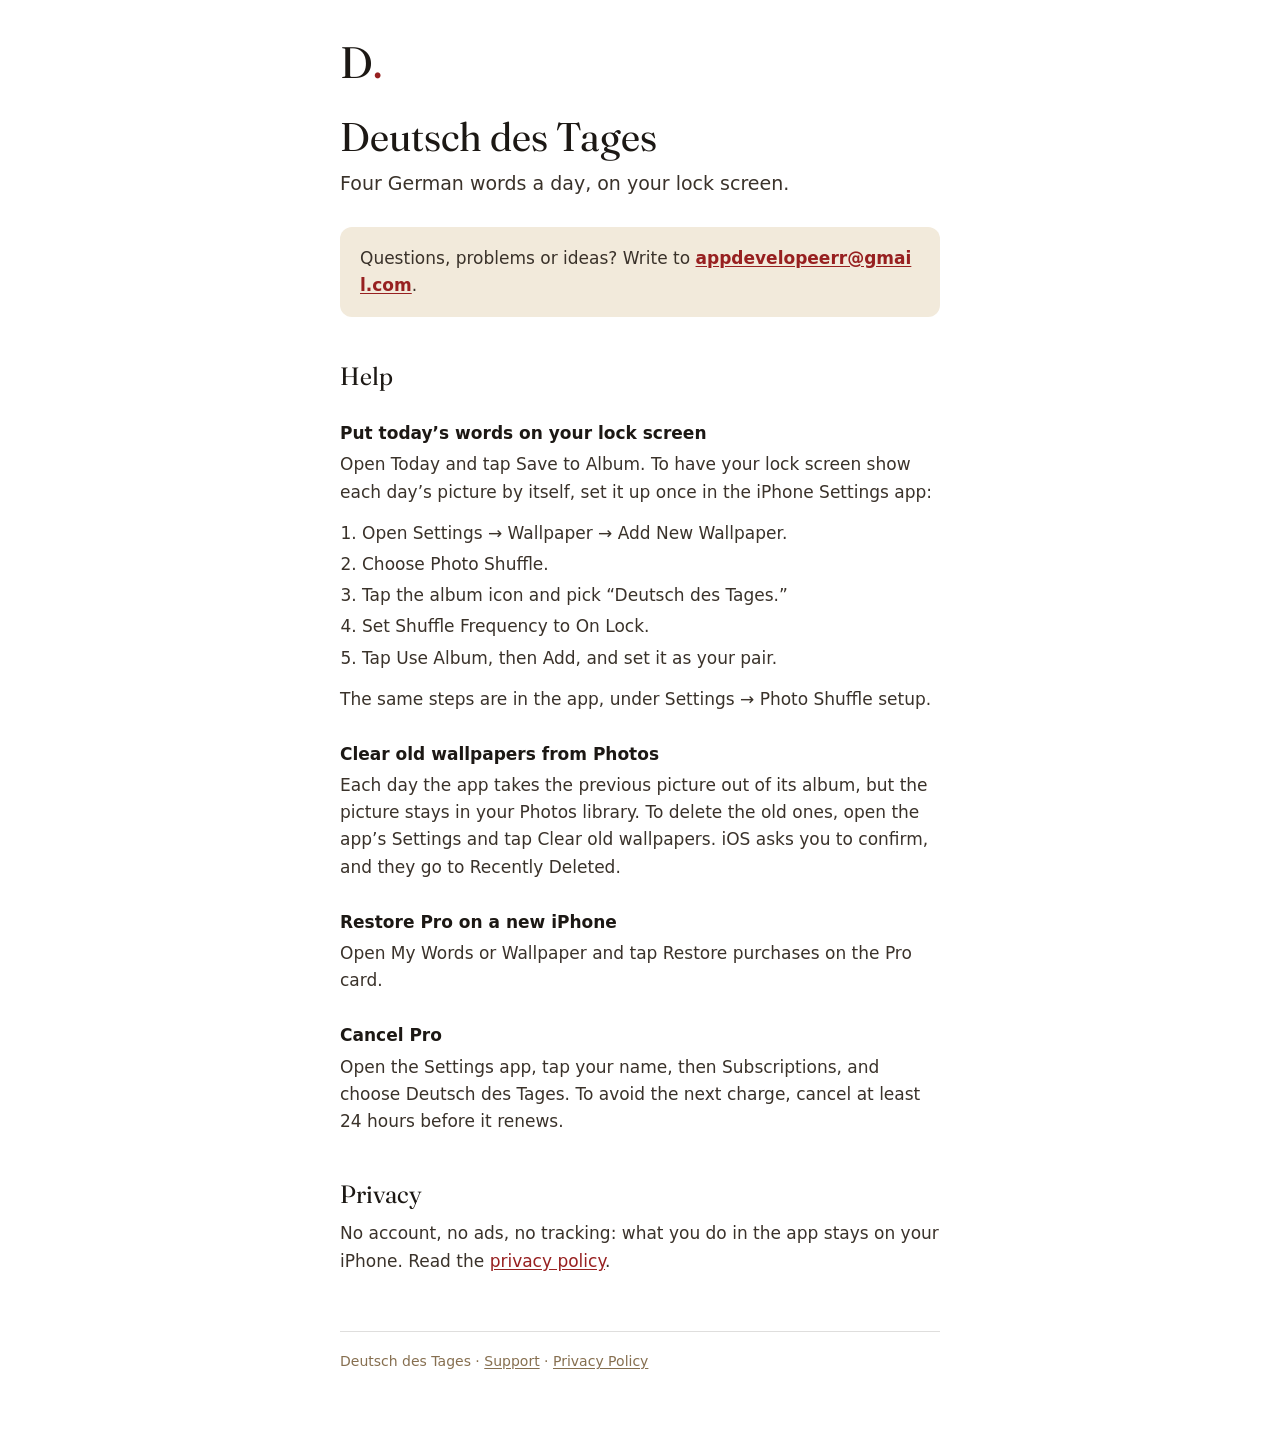
<file: index.html>
<!doctype html>
<html lang="en">
<head>
<meta charset="utf-8">
<meta name="viewport" content="width=device-width, initial-scale=1">
<title>Deutsch des Tages · Support</title>
<meta name="description" content="Help and contact for Deutsch des Tages, the app that puts four German words a day on your lock screen.">
<link rel="icon" type="image/png" href="favicon.png">
<link rel="apple-touch-icon" href="apple-touch-icon.png">
<link rel="stylesheet" href="style.css">
</head>
<body>
<main>
<a class="mark" href="./" aria-label="Deutsch des Tages">D<span>.</span></a>

<h1>Deutsch des Tages</h1>
<p class="lede">Four German words a day, on your lock screen.</p>

<div class="contact">
<p>Questions, problems or ideas? Write to <a href="mailto:appdevelopeerr@gmail.com">appdevelopeerr@gmail.com</a>.</p>
</div>

<h2>Help</h2>

<h3>Put today’s words on your lock screen</h3>
<p>Open Today and tap Save to Album. To have your lock screen show each day’s picture by itself, set it up once in the iPhone Settings app:</p>
<ol>
<li>Open Settings → Wallpaper → Add New Wallpaper.</li>
<li>Choose Photo Shuffle.</li>
<li>Tap the album icon and pick “Deutsch des Tages.”</li>
<li>Set Shuffle Frequency to On Lock.</li>
<li>Tap Use Album, then Add, and set it as your pair.</li>
</ol>
<p>The same steps are in the app, under Settings → Photo Shuffle setup.</p>

<h3>Clear old wallpapers from Photos</h3>
<p>Each day the app takes the previous picture out of its album, but the picture stays in your Photos library. To delete the old ones, open the app’s Settings and tap Clear old wallpapers. iOS asks you to confirm, and they go to Recently Deleted.</p>

<h3>Restore Pro on a new iPhone</h3>
<p>Open My Words or Wallpaper and tap Restore purchases on the Pro card.</p>

<h3>Cancel Pro</h3>
<p>Open the Settings app, tap your name, then Subscriptions, and choose Deutsch des Tages. To avoid the next charge, cancel at least 24 hours before it renews.</p>

<h2>Privacy</h2>
<p>No account, no ads, no tracking: what you do in the app stays on your iPhone. Read the <a href="privacy/">privacy policy</a>.</p>

<footer>
<p>Deutsch des Tages · <a href="./">Support</a> · <a href="privacy/">Privacy Policy</a></p>
</footer>
</main>
</body>
</html>
</file>
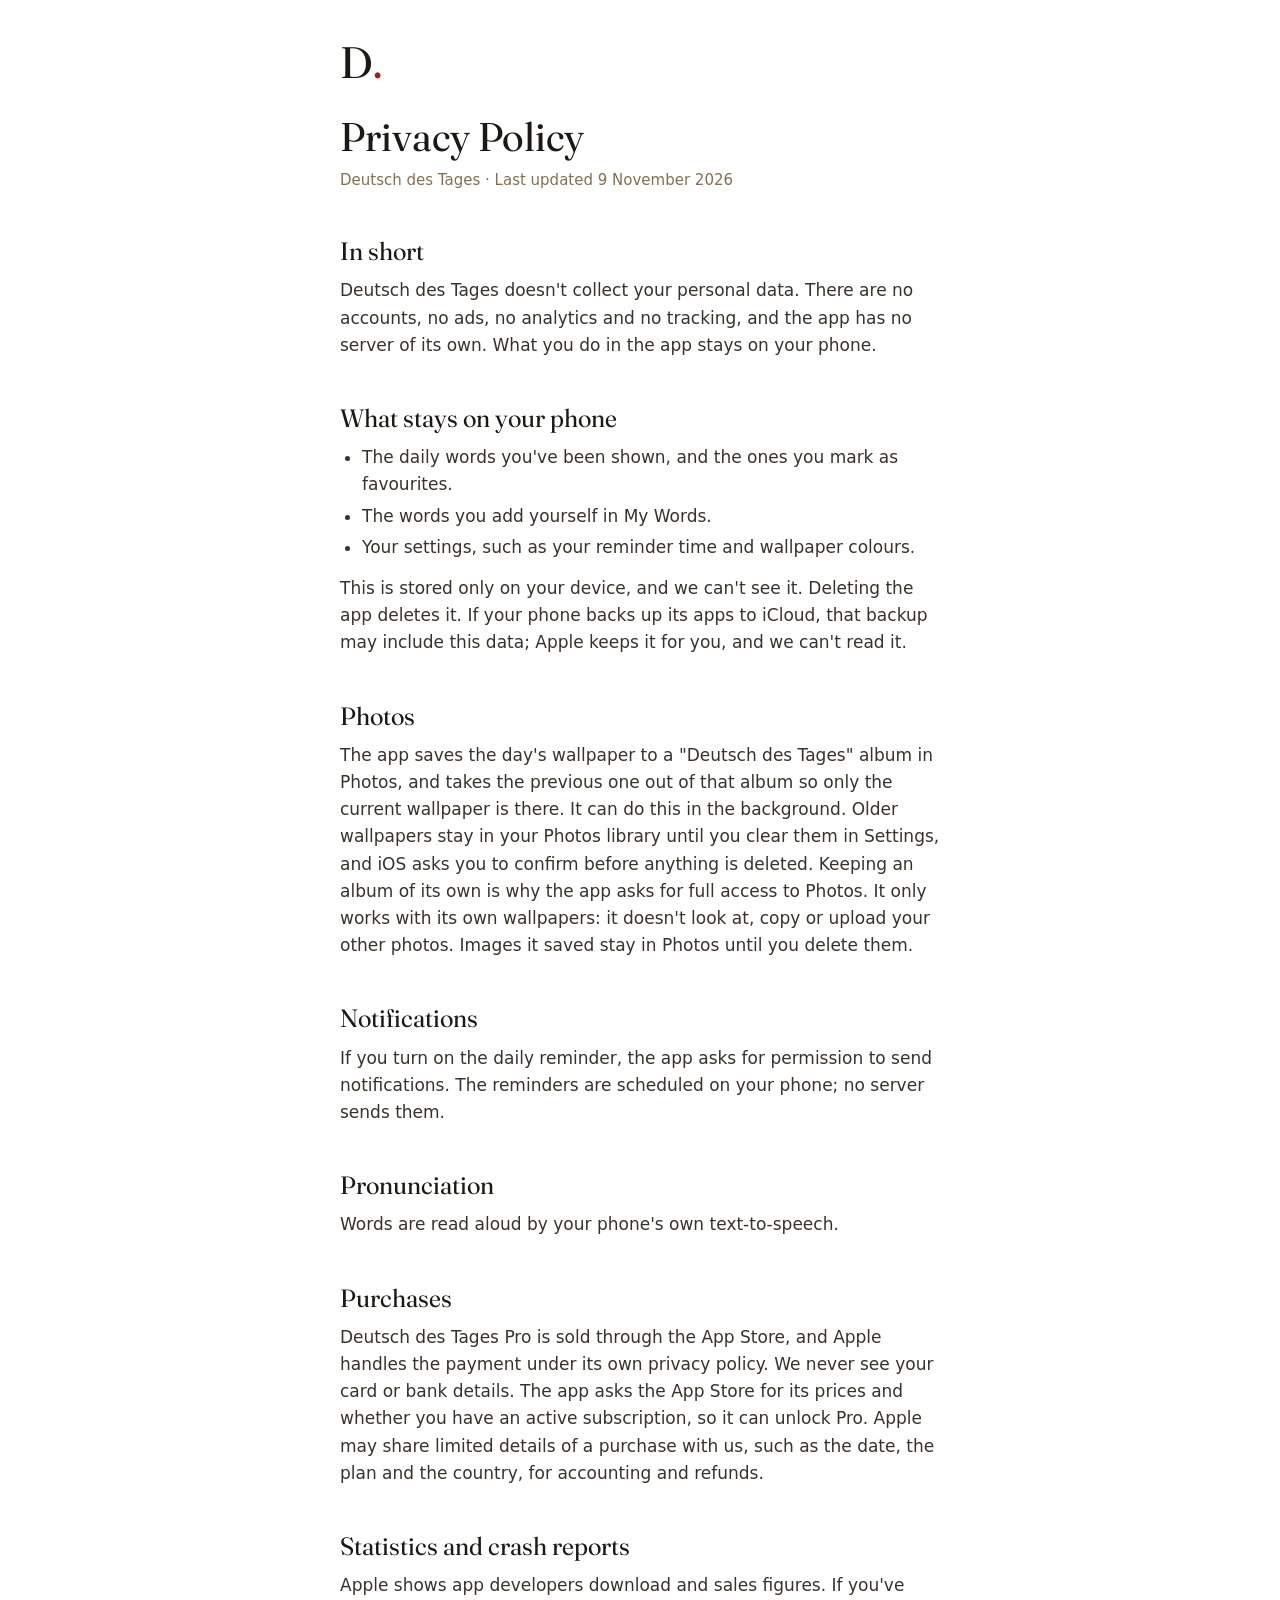
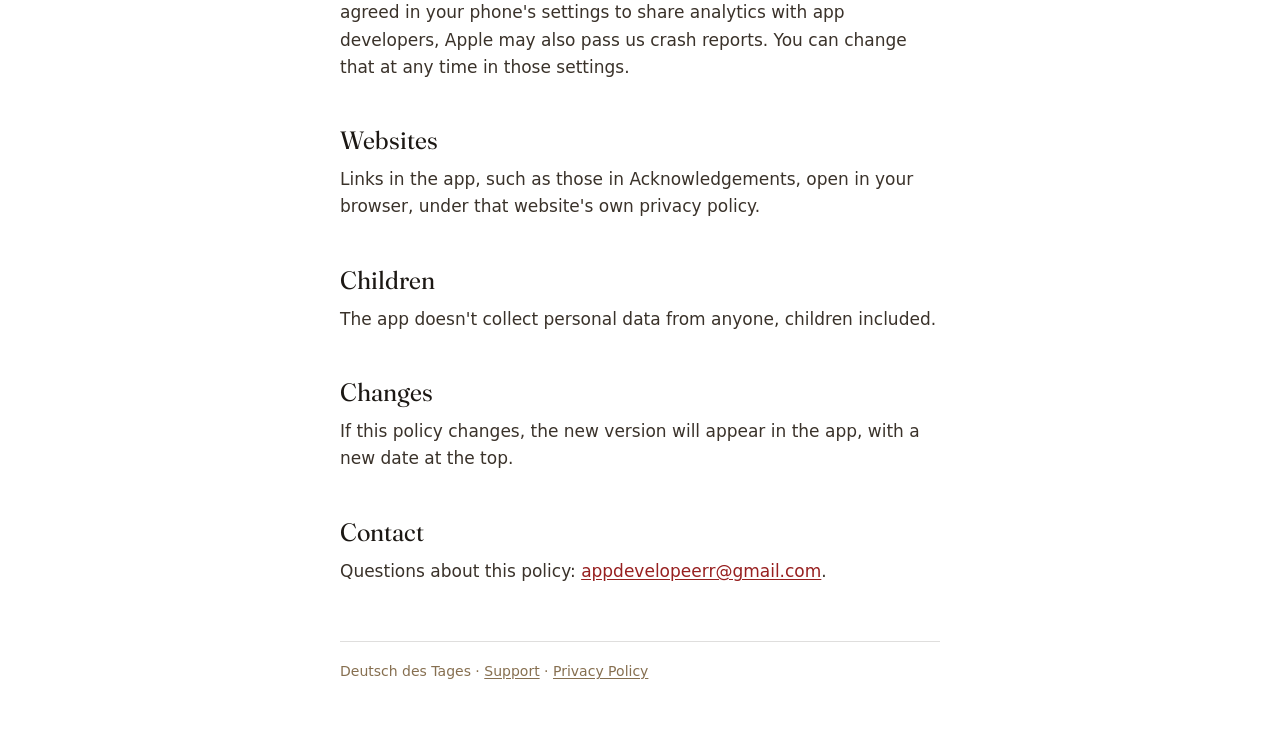
<file: privacy/index.html>
<!doctype html>
<html lang="en">
<head>
<meta charset="utf-8">
<meta name="viewport" content="width=device-width, initial-scale=1">
<title>Privacy Policy · Deutsch des Tages</title>
<meta name="description" content="How Deutsch des Tages handles your data: the app doesn't collect any.">
<link rel="icon" type="image/png" href="../favicon.png">
<link rel="apple-touch-icon" href="../apple-touch-icon.png">
<link rel="stylesheet" href="../style.css">
</head>
<body>
<main>
<a class="mark" href="../" aria-label="Deutsch des Tages, support">D<span>.</span></a>

<h1>Privacy Policy</h1>

<p class="meta">Deutsch des Tages · Last updated 9 November 2026</p>

<h2>In short</h2>

<p>Deutsch des Tages doesn't collect your personal data. There are no accounts, no ads, no analytics and no tracking, and the app has no server of its own. What you do in the app stays on your phone.</p>

<h2>What stays on your phone</h2>

<ul>
<li>The daily words you've been shown, and the ones you mark as favourites.</li>
<li>The words you add yourself in My Words.</li>
<li>Your settings, such as your reminder time and wallpaper colours.</li>
</ul>

<p>This is stored only on your device, and we can't see it. Deleting the app deletes it. If your phone backs up its apps to iCloud, that backup may include this data; Apple keeps it for you, and we can't read it.</p>

<h2>Photos</h2>

<p>The app saves the day's wallpaper to a "Deutsch des Tages" album in Photos, and takes the previous one out of that album so only the current wallpaper is there. It can do this in the background. Older wallpapers stay in your Photos library until you clear them in Settings, and iOS asks you to confirm before anything is deleted. Keeping an album of its own is why the app asks for full access to Photos. It only works with its own wallpapers: it doesn't look at, copy or upload your other photos. Images it saved stay in Photos until you delete them.</p>

<h2>Notifications</h2>

<p>If you turn on the daily reminder, the app asks for permission to send notifications. The reminders are scheduled on your phone; no server sends them.</p>

<h2>Pronunciation</h2>

<p>Words are read aloud by your phone's own text-to-speech.</p>

<h2>Purchases</h2>

<p>Deutsch des Tages Pro is sold through the App Store, and Apple handles the payment under its own privacy policy. We never see your card or bank details. The app asks the App Store for its prices and whether you have an active subscription, so it can unlock Pro. Apple may share limited details of a purchase with us, such as the date, the plan and the country, for accounting and refunds.</p>

<h2>Statistics and crash reports</h2>

<p>Apple shows app developers download and sales figures. If you've agreed in your phone's settings to share analytics with app developers, Apple may also pass us crash reports. You can change that at any time in those settings.</p>

<h2>Websites</h2>

<p>Links in the app, such as those in Acknowledgements, open in your browser, under that website's own privacy policy.</p>

<h2>Children</h2>

<p>The app doesn't collect personal data from anyone, children included.</p>

<h2>Changes</h2>

<p>If this policy changes, the new version will appear in the app, with a new date at the top.</p>

<h2>Contact</h2>

<p>Questions about this policy: <a href="mailto:appdevelopeerr@gmail.com">appdevelopeerr@gmail.com</a>.</p>

<footer>
<p>Deutsch des Tages · <a href="../">Support</a> · <a href="./">Privacy Policy</a></p>
</footer>
</main>
</body>
</html>
</file>
<file: style.css>
@font-face {
  font-family: "Fraunces";
  src: url("fonts/Fraunces_72pt-Regular.ttf") format("truetype");
  font-weight: 400;
  font-style: normal;
  font-display: swap;
}

:root {
  --paper: #FFFFFF;
  --cream: #F2EADB;
  --ink: #1C1814;
  --ink-soft: #3A322A;
  --muted: #866F50;
  --accent: #972020;
  --rule: rgba(28, 24, 20, 0.14);
  --serif: "Fraunces", Georgia, "Times New Roman", serif;
  --sans: -apple-system, BlinkMacSystemFont, "Segoe UI", system-ui, sans-serif;
  color-scheme: light;
}

* { box-sizing: border-box; }

html { -webkit-text-size-adjust: 100%; }

body {
  margin: 0;
  background: var(--paper);
  color: var(--ink-soft);
  font: 17px/1.6 var(--sans);
}

main {
  max-width: 640px;
  margin: 0 auto;
  padding: 40px 20px 56px;
}

.mark {
  display: inline-block;
  font-family: var(--serif);
  font-size: 44px;
  line-height: 1;
  color: var(--ink);
  text-decoration: none;
}
.mark span { color: var(--accent); }

h1, h2 {
  font-family: var(--serif);
  font-weight: 400;
  color: var(--ink);
}
h1 { font-size: 40px; line-height: 1.15; margin: 28px 0 8px; }
h2 { font-size: 25px; line-height: 1.25; margin: 44px 0 10px; }
h3 { font-size: 17px; font-weight: 600; color: var(--ink); margin: 28px 0 4px; }

p { margin: 0 0 14px; }
.lede { font-size: 19px; color: var(--ink-soft); }
.meta { color: var(--muted); font-size: 15px; }

a { color: var(--accent); text-underline-offset: 2px; }

ol, ul { padding-left: 22px; margin: 0 0 14px; }
li { margin: 4px 0; }

.contact {
  background: var(--cream);
  border-radius: 12px;
  padding: 18px 20px;
  margin: 28px 0 8px;
}
.contact p { margin: 0; }
.contact a { font-weight: 600; word-break: break-all; }

footer {
  margin-top: 56px;
  padding-top: 18px;
  border-top: 1px solid var(--rule);
  font-size: 14px;
  color: var(--muted);
}
footer a { color: var(--muted); }

@media (max-width: 480px) {
  main { padding: 28px 16px 44px; }
  h1 { font-size: 34px; }
  h2 { font-size: 23px; }
}
</file>
